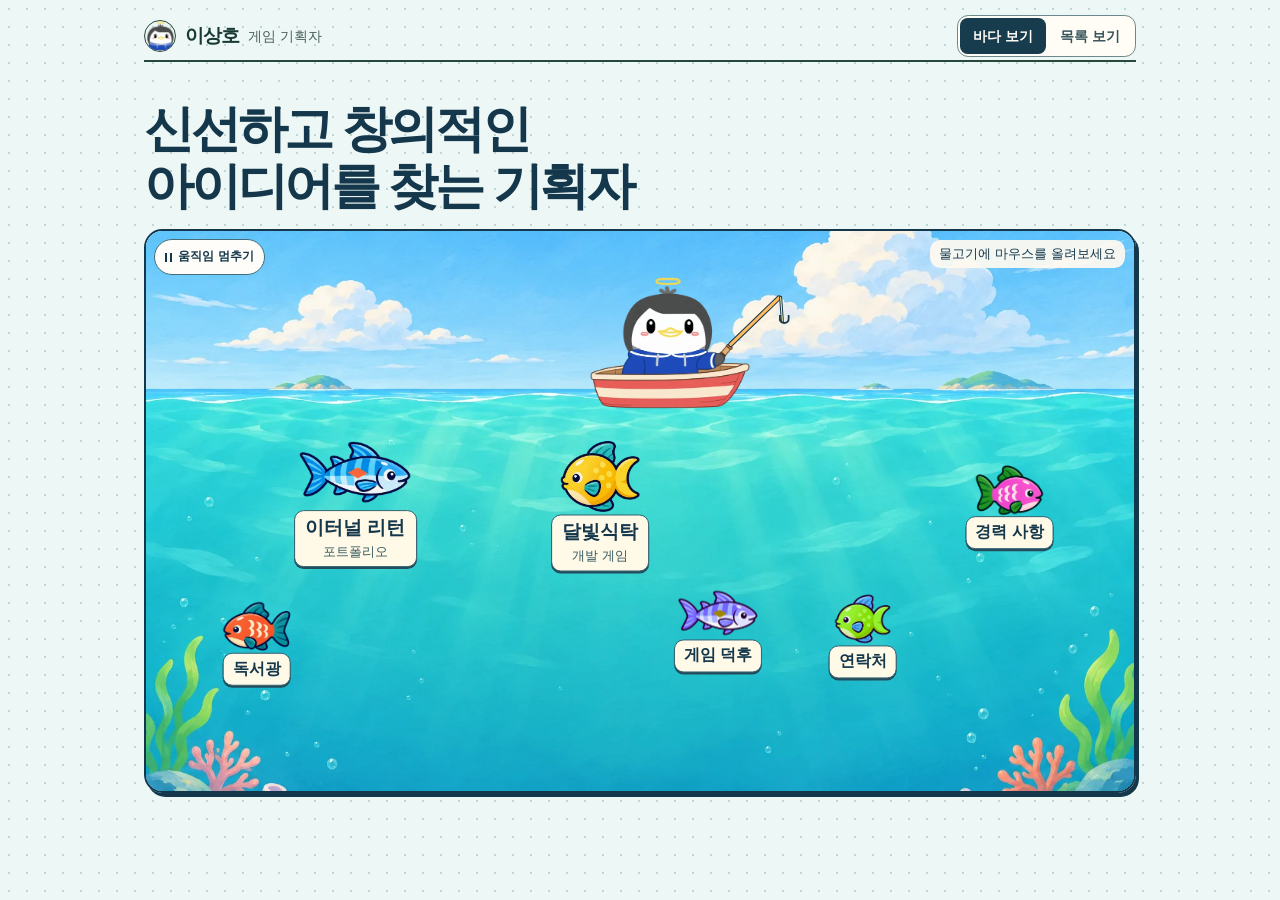
<file: index.html>
<!DOCTYPE html>
<html lang="ko">
<head>
  <meta charset="UTF-8" />
  <meta name="viewport" content="width=device-width, initial-scale=1.0" />
  <meta name="theme-color" content="#e8f6f5" />
  <meta name="description" content="게임 기획자 이상호의 포트폴리오. 직접 제작한 달빛식탁, 이터널 리턴 시스템 분석, 경력 사항과 플레이·독서 기록을 소개합니다." />
  <title>이상호 | 게임 기획 포트폴리오</title>
  <link rel="stylesheet" href="./style.css" />
  <link rel="stylesheet" href="./fishing.css" />
  <script src="./script.js" defer></script>
  <script src="./fishing.js" defer></script>
</head>

<body>
  <main class="business-card" data-portfolio-view="list">
    <header class="identity" id="top">
      <div class="masthead">
        <div class="signature">
          <img id="profileImage" src="./fishing/avatar.webp" width="32" height="32" alt="" />
          <strong>이상호</strong>
          <span>게임 기획자</span>
        </div>
        <fieldset class="view-switch" aria-label="포트폴리오 보기 방식" hidden>
          <label><input type="radio" name="portfolio-view" value="sea" checked /><span>바다 보기</span></label>
          <label><input type="radio" name="portfolio-view" value="list" /><span>목록 보기</span></label>
        </fieldset>
        <nav aria-label="페이지 탐색" data-list-only>
          <a href="#works">포트폴리오</a>
          <a href="#career">경력</a>
          <a href="#records">활동 기록</a>
        </nav>
      </div>
      <div class="fishing-game" id="idea-fishing">
        <div class="fishing-intro">
          <h1>신선하고 창의적인 <span>아이디어를 찾는 기획자</span></h1>
        </div>
        <div class="fishing-board">
          <div class="fishing-sea" role="group" aria-label="물속 메뉴">
            <img class="sea-background" src="./fishing/sea.webp" alt="" />
            <img class="fishing-boat" src="./fishing/penguin.webp" alt="수면 위 작은 배에서 낚싯대를 든 펭귄" />
            <div class="fishing-rig" aria-hidden="true">
              <span class="rig-rod"></span>
              <span class="rig-line"></span>
              <span class="rig-lure"><span class="bite-ring"></span></span>
            </div>
            <button type="button" class="motion-control" hidden>움직임 멈추기</button>
            <div class="sea-notice">
              <p id="hint-idle"><span class="hover-guide">물고기에 마우스를 올려보세요</span><span class="tap-guide">물고기를 탭해 설명 보기</span></p>
              <p id="hint-touch" hidden>한 번 더 탭하면 열려요</p>
              <p id="hint-catch" hidden><strong></strong> <span></span></p>
            </div>
            <nav class="sea-menus" aria-label="물고기로 메뉴 열기">
              <div class="swim-lane">
                <button type="button" class="fishing-idea swim-project" data-content="return-content" aria-labelledby="fish-return" aria-describedby="hint-return">
                  <span class="idea-cargo">
                    <img class="idea-fish" src="./fishing/bluefish.webp" data-mouth-y="0.63" alt="" />
                    <span class="idea-label" id="fish-return"><strong>이터널 리턴</strong><small>포트폴리오</small></span>
                  </span>
                </button>
              </div>
              <div class="swim-lane">
                <button type="button" class="fishing-idea swim-project" data-content="diner-content" aria-labelledby="fish-diner" aria-describedby="hint-diner">
                  <span class="idea-cargo">
                    <img class="idea-fish" src="./fishing/moonfish.webp" data-mouth-y="0.60" alt="" />
                    <span class="idea-label" id="fish-diner"><strong>달빛식탁</strong><small>개발 게임</small></span>
                  </span>
                </button>
              </div>
              <div class="swim-lane">
                <button type="button" class="fishing-idea swim-career" data-content="career-content" aria-labelledby="fish-career" aria-describedby="hint-career">
                  <span class="idea-cargo">
                    <img class="idea-fish" src="./fishing/coralfish.webp" data-mouth-y="0.64" alt="" />
                    <span class="idea-label"><strong id="fish-career">경력 사항</strong><small>근무 이력</small></span>
                  </span>
                </button>
              </div>
              <div class="swim-lane">
                <button type="button" class="fishing-idea swim-reading" data-content="reading-content" aria-labelledby="fish-reading" aria-describedby="hint-reading">
                  <span class="idea-cargo">
                    <img class="idea-fish" src="./fishing/coralfish.webp" data-mouth-y="0.64" alt="" />
                    <span class="idea-label"><strong id="fish-reading">독서광</strong><small>읽고 본 작품</small></span>
                  </span>
                </button>
              </div>
              <div class="swim-lane">
                <button type="button" class="fishing-idea swim-playing" data-content="playing-content" aria-labelledby="fish-playing" aria-describedby="hint-playing">
                  <span class="idea-cargo">
                    <img class="idea-fish" src="./fishing/bluefish.webp" data-mouth-y="0.63" alt="" />
                    <span class="idea-label"><strong id="fish-playing">게임 덕후</strong><small>플레이 기록</small></span>
                  </span>
                </button>
              </div>
              <div class="swim-lane">
                <button type="button" class="fishing-idea swim-contact" data-content="contact-content" aria-labelledby="fish-contact" aria-describedby="hint-contact">
                  <span class="idea-cargo">
                    <img class="idea-fish" src="./fishing/moonfish.webp" data-mouth-y="0.60" alt="" />
                    <span class="idea-label"><strong id="fish-contact">연락처</strong><small>이메일·전화</small></span>
                  </span>
                </button>
              </div>
            </nav>
            <div class="fish-tooltips">
              <p id="hint-return" role="tooltip">금지구역 타이머는 플레이어의 이동 경로와 교전 시점을 어떻게 바꿀까요? 역기획서와 장비 제작 개선 제안서를 볼 수 있어요.</p>
              <p id="hint-diner" role="tooltip">직접 만든 타임루프 식당 게임을 플레이하고, 개발기·PV와 소스 코드를 볼 수 있어요.</p>
              <p id="hint-career" role="tooltip">그동안 다닌 회사 이력을 알 수 있어요</p>
              <p id="hint-reading" role="tooltip">고전 문학부터 웹소설과 웹툰까지, 읽고 본 작품을 분야별로 모았어요.</p>
              <p id="hint-playing" role="tooltip">이터널 리턴 미스릴, 붉은사막 2회차 클리어 등 게임별 플레이 기록을 모았어요.</p>
              <p id="hint-contact" role="tooltip">이메일과 전화번호를 확인하고 복사할 수 있어요.</p>
            </div>
            <div class="catch-layer" hidden>
              <dialog class="fishing-catch" id="catch-panel" aria-labelledby="catch-title">
                <div class="catch-heading">
                  <div><p class="catch-kind"></p><h2 id="catch-title"></h2></div>
                  <button class="catch-close" type="button" aria-label="닫고 바다로 돌아가기">닫기</button>
                </div>
                <div class="catch-scroll">
                  <p id="catch-description" hidden></p>
                  <div class="catch-content"></div>
                </div>
              </dialog>
            </div>
          </div>
        </div>
      </div>
    </header>

    <section class="projects" id="works" aria-labelledby="works-title" data-list-only>
      <h2 class="section-title" id="works-title">포트폴리오</h2>
      <div class="work-grid">
        <details class="work-card diner-card" name="portfolio-work">
          <summary aria-labelledby="diner-title diner-kind diner-action" aria-describedby="diner-description">
            <span class="work-art diner-art">
              <img src="./midnight-diner.webp" width="1920" height="1080"
                   alt="비 내리는 골목의 달빛식탁 게임 타이틀 일러스트" />
            </span>
            <span class="work-copy">
              <span class="work-kind" id="diner-kind">직접 제작한 게임</span>
              <strong class="work-title" id="diner-title">달빛식탁</strong>
              <span class="work-description" id="diner-description">일주일이 반복되는 식당의 비밀을 풀기 위해 수상한 손님들을 대접하세요!</span>
              <span class="work-action" id="diner-action"><span class="when-closed">게임과 개발 자료 보기</span><span class="when-open">접기</span><span class="toggle-sign" aria-hidden="true"></span></span>
            </span>
          </summary>
          <div class="work-body project-links" id="diner-content">
            <a class="action-button primary-link" href="https://lowonho.github.io/Midnight-Diner/"
               target="_blank" rel="noopener noreferrer" aria-label="달빛식탁 게임 플레이 (새 탭)">게임 플레이</a>
            <a class="action-button" href="https://drive.google.com/drive/folders/1QnZnjk5tSud8pO0oIv47t9aUAr-esiFE?usp=sharing"
               target="_blank" rel="noopener noreferrer" aria-label="달빛식탁 개발기 및 PV (새 탭)">개발기 및 PV</a>
            <a class="action-button" href="https://github.com/lowonho/Midnight-Diner"
               target="_blank" rel="noopener noreferrer" aria-label="달빛식탁 GitHub 저장소 (새 탭)">GitHub 저장소</a>
          </div>
        </details>

        <details class="work-card return-card" name="portfolio-work">
          <summary aria-labelledby="return-title return-kind return-action" aria-describedby="return-description">
            <span class="work-art document-art" aria-hidden="true"></span>
            <span class="work-copy">
              <span class="work-kind" id="return-kind">시스템 역기획 · 개선 제안</span>
              <strong class="work-title" id="return-title">이터널 리턴</strong>
              <span class="work-description" id="return-description">금지구역의 규칙을 분석하고 장비 제작 과정의 개선안을 제안했습니다.</span>
              <span class="work-action" id="return-action"><span class="when-closed">기획 문서 보기</span><span class="when-open">접기</span><span class="toggle-sign" aria-hidden="true"></span></span>
            </span>
          </summary>
          <div class="work-body project-links document-links" id="return-content">
            <a id="zone-document" class="action-button" href="https://drive.google.com/drive/folders/1YRc3qDqt8lpIMTsvCPlQGq1TYRKleX6U?usp=sharing"
               target="_blank" rel="noopener noreferrer" aria-label="금지구역 시스템 역기획서 (새 탭)" aria-describedby="zone-note">
              <strong>금지구역 시스템 역기획서</strong>
              <small id="zone-note">금지구역의 지정과 타이머가 이동 경로와 교전 시점에 미치는 영향을 분석했습니다.</small>
            </a>
            <a id="equipment-document" class="action-button" href="https://drive.google.com/drive/folders/1nf6_P2A2mYwdeWd8Ep26PNMblpW7d1ys?usp=sharing"
               target="_blank" rel="noopener noreferrer" aria-label="장비제작 시스템 문제분석 제안서 (새 탭)" aria-describedby="equipment-note">
              <strong>장비제작 시스템 문제분석 제안서</strong>
              <small id="equipment-note">장비 제작 중 필요한 정보를 찾기 어려운 지점을 짚고, 안내와 화면 구성의 개선안을 제안했습니다.</small>
            </a>
          </div>
        </details>
      </div>
    </section>

    <section class="personal-records" id="records" aria-labelledby="records-title" data-list-only>
      <h2 class="section-title" id="records-title">기록과 연락처</h2>
      <details class="disclosure">
        <summary><span>독서광</span><span class="summary-note">도서·웹소설·웹툰 등 <b data-record-items=".reading-list li"></b></span></summary>
        <div class="detail-body reading-library" id="reading-content">
          <details class="disclosure reading-shelf" name="reading-shelf" open>
            <summary><span>일반 도서</span><span class="summary-note">14종</span></summary>
            <div class="shelf-content">
              <section class="book-genre">
                <h3>고전 서사문학</h3>
                <ul class="reading-list">
                  <li>삼국지</li>
                  <li>일리야스</li>
                  <li>오뒷세이야</li>
                  <li>신곡</li>
                </ul>
              </section>
              <section class="book-genre">
                <h3>현대소설</h3>
                <ul class="reading-list">
                  <li>괴테는 모든 것을 말했다</li>
                  <li>채식주의자</li>
                  <li>정글만리</li>
                  <li>월플라워</li>
                </ul>
              </section>
              <section class="book-genre">
                <h3>철학·서간</h3>
                <ul class="reading-list">
                  <li>논어</li>
                  <li>유배지의 편지</li>
                </ul>
              </section>
              <section class="book-genre">
                <h3>과학·기술</h3>
                <ul class="reading-list">
                  <li>코스모스</li>
                  <li>듀얼 브레인</li>
                </ul>
              </section>
              <section class="book-genre">
                <h3>판타지 소설</h3>
                <ul class="reading-list">
                  <li>드래곤 라자</li>
                  <li>퓨처워커</li>
                </ul>
              </section>
            </div>
          </details>
          <details class="disclosure reading-shelf" name="reading-shelf">
            <summary><span>웹소설</span><span class="summary-note">22개 작품</span></summary>
            <div class="shelf-content">
              <ul class="reading-list">
                <li>회귀자의 은퇴 라이프</li>
                <li>낙향문사전</li>
                <li>나혼자 진짜 재벌</li>
                <li>무한의 마법사</li>
                <li>소드마스터로 회귀</li>
                <li>괴담에 떨어져도 출근을 해야 하는구나</li>
                <li>검술명가 막내아들</li>
                <li>저승식당</li>
                <li>주치의는 할 일 다하고 사표 씁니다</li>
                <li>형제의 축구</li>
                <li>스트라이터 no.9</li>
                <li>달빛 조각사</li>
                <li>전생의 프로가 꿀 빠는 법</li>
                <li>빌어먹을 마검들</li>
                <li>내 딸은 드래곤</li>
                <li>학사재생</li>
                <li>스트라이커</li>
                <li>나혼자 레벨업</li>
                <li>외과의사 엘리제</li>
                <li>공작부인의 50가지 티 레시피</li>
                <li>어느 마법사의 식당</li>
                <li>폭군의 필드</li>
              </ul>
            </div>
          </details>
          <details class="disclosure reading-shelf" name="reading-shelf">
            <summary><span>웹툰</span><span class="summary-note">35개 작품</span></summary>
            <div class="shelf-content">
              <ul class="reading-list">
                <li>호랭총각</li>
                <li>나이트런</li>
                <li>호랑이 형님</li>
                <li>드래곤을 유괴하다</li>
                <li>절대 검감</li>
                <li>1초</li>
                <li>내일</li>
                <li>탈</li>
                <li>내 작은 고양이와 늙은 개</li>
                <li>용이 산다</li>
                <li>요리go</li>
                <li>난약</li>
                <li>고수</li>
                <li>신의 언어</li>
                <li>갓오브 하이스쿨</li>
                <li>가담항설</li>
                <li>Ho!</li>
                <li>극야</li>
                <li>선천적 얼간이들</li>
                <li>하우스키퍼</li>
                <li>진진돌이 시리즈</li>
                <li>스마트폰 게임 개발 이야기</li>
                <li>신의 탑</li>
                <li>어쩌다보니 천생연분</li>
                <li>살아하는 여름 하늘</li>
                <li>저무는 해, 시린 눈</li>
                <li>역대급 영지 설계사</li>
                <li>빌드업</li>
                <li>화산귀환</li>
                <li>흑사</li>
                <li>스쿨 오브 스트릿</li>
                <li>A.I. 닥터</li>
                <li>귀신새가 지저귀면</li>
                <li>철과 얼음의 여정</li>
                <li>별과 사슬이 뜨는 섬</li>
              </ul>
            </div>
          </details>
          <details class="disclosure reading-shelf" name="reading-shelf">
            <summary><span>라이트 노벨</span><span class="summary-note">3개 작품</span></summary>
            <div class="shelf-content">
              <ul class="reading-list">
                <li>전생슬</li>
                <li>이세계는 스마트폰과 함께</li>
                <li>방패용사 성공담</li>
              </ul>
            </div>
          </details>
          <details class="disclosure reading-shelf" name="reading-shelf">
            <summary><span>애니메이션</span><span class="summary-note">1개 작품</span></summary>
            <div class="shelf-content">
              <ul class="reading-list">
                <li>던전밥</li>
              </ul>
            </div>
          </details>
        </div>
      </details>

      <details class="disclosure">
        <summary><span>게임 덕후</span><span class="summary-note">게임별 플레이 시간과 진행 기록 <b data-record-items="tbody tr, .progress-list dt"></b></span></summary>
        <div class="detail-body play-history" id="playing-content">
          <section aria-labelledby="steam-title">
            <h3 id="steam-title">Steam 플레이 기록</h3>
            <table aria-labelledby="steam-title">
              <thead>
                <tr><th scope="col">게임</th><th scope="col">플레이 시간</th></tr>
              </thead>
              <tbody>
                <tr>
                  <th scope="row">이터널 리턴<small>최고 티어 미스릴</small></th>
                  <td>2,652.2시간</td>
                </tr>
                <tr>
                  <th scope="row">붉은사막<small>2회차 클리어</small></th>
                  <td>278.6시간</td>
                </tr>
                <tr>
                  <th scope="row">팰월드</th>
                  <td>202.4시간</td>
                </tr>
                <tr>
                  <th scope="row">Slay the Spire II<small>아이언클래드·사일런트·디펙트 각각 10승천 달성</small></th>
                  <td>124.8시간</td>
                </tr>
                <tr>
                  <th scope="row">래토피아</th>
                  <td>91.7시간</td>
                </tr>
                <tr>
                  <th scope="row">EA SPORTS FC 25</th>
                  <td>74시간</td>
                </tr>
                <tr>
                  <th scope="row">REMATCH</th>
                  <td>51.1시간</td>
                </tr>
                <tr>
                  <th scope="row">Escape from Duckov</th>
                  <td>47.8시간</td>
                </tr>
                <tr>
                  <th scope="row">R.E.P.O.</th>
                  <td>42시간</td>
                </tr>
                <tr>
                  <th scope="row">Ready or Not</th>
                  <td>40시간</td>
                </tr>
                <tr>
                  <th scope="row">Slay the Spire</th>
                  <td>38.3시간</td>
                </tr>
                <tr>
                  <th scope="row">For The King<small>제3챕터 진행 중</small></th>
                  <td>33.4시간</td>
                </tr>
                <tr>
                  <th scope="row">스텔라 블레이드</th>
                  <td>32.8시간</td>
                </tr>
                <tr>
                  <th scope="row">호그와트 레거시</th>
                  <td>27.2시간</td>
                </tr>
                <tr>
                  <th scope="row">로보토미 코퍼레이션</th>
                  <td>27.2시간</td>
                </tr>
                <tr>
                  <th scope="row">데이브 더 다이버</th>
                  <td>25.9시간</td>
                </tr>
                <tr>
                  <th scope="row">Phasmophobia<small>모든 맵 어려움 난이도 클리어</small></th>
                  <td>25.7시간</td>
                </tr>
                <tr>
                  <th scope="row">데스티니 가디언즈</th>
                  <td>22시간</td>
                </tr>
                <tr>
                  <th scope="row">Ori and the Blind Forest: Definitive Edition</th>
                  <td>19.9시간</td>
                </tr>
                <tr>
                  <th scope="row">림버스 컴퍼니<small>메인 스토리 제8장 클리어</small></th>
                  <td>18.6시간</td>
                </tr>
                <tr>
                  <th scope="row">Dinkum</th>
                  <td>17.3시간</td>
                </tr>
                <tr>
                  <th scope="row">PUBG: 배틀그라운드</th>
                  <td>15.8시간</td>
                </tr>
                <tr>
                  <th scope="row">HoloCure</th>
                  <td>13.3시간</td>
                </tr>
                <tr>
                  <th scope="row">Skul: The Hero Slayer</th>
                  <td>11.3시간</td>
                </tr>
                <tr>
                  <th scope="row">Chained Together</th>
                  <td>10.2시간</td>
                </tr>
                <tr>
                  <th scope="row">산나비</th>
                  <td>9시간</td>
                </tr>
              </tbody>
            </table>
          </section>
          <section aria-labelledby="other-title">
            <h3 id="other-title">그 외 플레이 기록</h3>
            <dl class="progress-list">
              <div>
                <dt>GTA 5</dt>
                <dd>스토리 모드 및 GTA 온라인의 모든 습격 완료</dd>
              </div>
              <div>
                <dt>TL(쓰론 앤 리버티)</dt>
                <dd>출시 초창기 ‘뱁새단’ 길드에서 활동 / 소속 연합이 서버 1위 및 초창기 성주 달성</dd>
              </div>
              <div>
                <dt>명조</dt>
                <dd>제3장 제3막 「먼 길을 떠나는 별」의 에이메스와 여행하는 구간까지 진행</dd>
              </div>
              <div>
                <dt>원신</dt>
                <dd>수메르까지 스토리 진행 / 나선비경 12층의 세 방을 각각 3별로 완료해 총 9별 획득</dd>
              </div>
              <div>
                <dt>붕괴: 스타레일</dt>
                <dd>페나코니 메인 스토리의 로빈 관련 살인사건 조사 구간까지 진행</dd>
              </div>
              <div>
                <dt>붕괴3rd</dt>
                <dd>메인 스토리 플레이 / 붕괴후서 초반부 진행</dd>
              </div>
              <div>
                <dt>소녀전선</dt>
                <dd>지휘관 135레벨 / 인형 311기 보유 / 제10전역까지 S등급 클리어</dd>
              </div>
              <div>
                <dt>소녀전선 2</dt>
                <dd>현재 플레이 중 / 2026년 11월 기준 공개된 최신 스토리까지 완료</dd>
              </div>
              <div>
                <dt>뉴럴 클라우드</dt>
                <dd>제11지역 일반 난이도 클리어</dd>
              </div>
              <div>
                <dt>카트라이더</dt>
                <dd>10년 이상 플레이한 라이더 / L1 라이선스 취득 / 등급전 100위 이내 진입 경험</dd>
              </div>
              <div>
                <dt>명일방주</dt>
                <dd>메인 스토리 제7장 진행 중</dd>
              </div>
              <div>
                <dt>승리의 여신: 니케</dt>
                <dd>스토리 20지역 / 싱크로 242레벨</dd>
              </div>
            </dl>
          </section>
        </div>
      </details>

      <details class="disclosure">
        <summary><span>연락처</span><span class="summary-note">이메일 · 전화</span></summary>
        <div class="detail-body" id="contact-content">
          <p class="contact-hint">이메일 주소나 전화번호를 누르면 복사됩니다.</p>
          <dl class="contact-list">
            <div>
              <dt>이메일</dt>
              <dd><a id="emailLink" href="mailto:sa199902@naver.com" title="클릭하여 이메일 주소 복사">sa199902@naver.com</a></dd>
            </div>
            <div>
              <dt>전화번호</dt>
              <dd><a id="phoneLink" href="tel:01073737741" title="클릭하여 전화번호 복사">010-7373-7741</a></dd>
            </div>
          </dl>
          <p id="copyStatus" class="copy-status" role="status" aria-live="polite"></p>
        </div>
      </details>
    </section>

    <section id="career" aria-labelledby="career-title" data-list-only>
      <h2 class="section-title" id="career-title">경력 사항</h2>
      <ol class="career-list" id="career-content" role="list">
        <li>
          <div>
            <h3>쿠팡 주식회사</h3>
            <p>데이터라벨러</p>
          </div>
          <p class="career-period"><time datetime="2024-05">2024.05</time> ~ <time datetime="2026-06">2026.06</time> <small>2년 2개월</small></p>
        </li>
        <li>
          <div>
            <h3>(주)메이크인</h3>
            <p>이데일리 C&amp;B 파견 사원 · 방송 프로그램 컷 편집 및 유튜브 업로드</p>
          </div>
          <p class="career-period"><time datetime="2022-01">2022.01</time> ~ <time datetime="2023-11">2023.11</time> <small>1년 11개월</small></p>
        </li>
        <li>
          <div>
            <h3>주식회사 오즈글로벌</h3>
            <p>휴대폰 판매 사원</p>
          </div>
          <p class="career-period"><time datetime="2018-02">2018.02</time> ~ <time datetime="2018-10">2018.10</time> <small>9개월</small></p>
        </li>
      </ol>
    </section>

    <footer data-list-only><span>© 2026 이상호</span><a href="#top">처음으로 ↑</a></footer>
  </main>
</body>
</html>
</file>
<file: style.css>
:root {
  color-scheme: light;
  --paper: #edf7f5;
  --surface: #fffdf6;
  --ink: #193a34;
  --edge: #29483d;
  --muted: #4b625a;
  --line: #bac5b5;
  --orange: #ff9c66;
  --mint: #79dcba;
  --teal-ink: #185b4c;
  --warm-ink: #854320;
  --focus: #304db0;
}

* { box-sizing: border-box; }

body {
  min-height: 100vh;
  margin: 0;
  background: radial-gradient(#bcd8d4 0.8px, transparent 0.9px) 0 0 / 18px 18px, var(--paper);
  color: var(--ink);
  font-family: "Pretendard", "Noto Sans KR", "Malgun Gothic", sans-serif;
  line-height: 1.6;
  word-break: keep-all;
  overflow-wrap: anywhere;
}

h1, h2, h3, p, ul, dl, dd { margin: 0; }
a { color: inherit; }
:where(a, button, summary, input):focus-visible { outline: 3px solid var(--focus); outline-offset: 3px; }

.business-card {
  width: min(62rem, calc(100% - clamp(1.6rem, 7vw, 5rem)));
  margin-inline: auto;
  padding-block: 0.75rem 1.5rem;
}

.masthead, .signature, .masthead nav, footer {
  display: flex;
  align-items: center;
}

.masthead {
  justify-content: space-between;
  gap: 0.7rem;
  border-bottom: 2px solid var(--edge);
}

.signature { gap: 0.55rem; }
.signature strong { font-size: 1.2rem; letter-spacing: -0.05em; }
.signature > span:last-child { color: var(--muted); font-size: 0.87rem; }

.signature img { display: block; border: 1px solid var(--edge); border-radius: 50%; object-fit: cover; }

.masthead nav { gap: clamp(0.7rem, 2vw, 1.4rem); }
.masthead a, footer a {
  display: inline-flex;
  align-items: center;
  min-height: 44px;
  font-size: 0.88rem;
  font-weight: 700;
  text-decoration-thickness: 1px;
  text-underline-offset: 0.3em;
}


.section-title {
  display: flex;
  align-items: center;
  gap: 0.9rem;
  margin-bottom: 0.8rem;
  font-size: clamp(1.13rem, 2vw, 1.45rem);
  font-weight: 800;
  letter-spacing: -0.04em;
}

.section-title::after { flex: 1; border-top: 1px dashed #839b88; content: ""; }

.work-grid {
  display: grid;
  grid-template-columns: repeat(2, minmax(0, 1fr));
  align-items: start;
  gap: clamp(0.9rem, 2.5vw, 1.6rem);
}

.diner-card { --accent: var(--orange); --tint: #fff0dc; --kind: var(--warm-ink); }
.return-card { --accent: var(--mint); --tint: #e4f7e9; --kind: var(--teal-ink); }

.work-card {
  min-width: 0;
  border: 2px solid var(--edge);
  border-radius: 1.05rem;
  background: var(--tint);
  box-shadow: 4px 5px 0 var(--edge);
}

.work-card > summary {
  display: flex;
  flex-direction: column;
  overflow: hidden;
  border-radius: calc(1.05rem - 2px);
  list-style: none;
  cursor: pointer;
}

.work-card > summary::-webkit-details-marker, .disclosure > summary::-webkit-details-marker { display: none; }
.work-card[open] > summary { border-radius: calc(1.05rem - 2px) calc(1.05rem - 2px) 0 0; }

.work-art {
  display: block;
  position: relative;
  width: 100%;
  aspect-ratio: 2.85;
  overflow: hidden;
  border-bottom: 2px solid var(--edge);
}

.diner-art { background: #362d28; }
.diner-art img { position: absolute; inset: 0; display: block; width: 100%; height: 100%; object-fit: cover; object-position: 77% 40%; }

.document-art {
  display: grid;
  place-items: center;
  background: repeating-linear-gradient(135deg, transparent 0 9px, rgb(28 94 75 / 8%) 9px 10px),
              linear-gradient(115deg, #bfebbc, #7fd7bd);
}

.document-art::before {
  content: "";
  width: min(60%, 9rem);
  aspect-ratio: 1.8;
  border: 2px solid var(--edge);
  border-radius: 0.25rem;
  background: linear-gradient(var(--teal-ink) 0 0) 18% 22% / 40% 9% no-repeat,
              repeating-linear-gradient(to bottom, #849f90 0 2px, transparent 2px 7px) center 72% / 78% 37% no-repeat,
              var(--surface);
  box-shadow: 3px 3px 0 #c4e8d2, 5px 5px 0 var(--edge);
  transform: rotate(-5deg);
}

.work-copy { display: flex; flex-direction: column; align-items: stretch; padding: 1rem 1.2rem 1.15rem; }

.work-kind {
  display: flex;
  align-items: center;
  gap: 0.45rem;
  color: var(--kind);
  font-size: 0.79rem;
  font-weight: 750;
}

.work-kind::before { width: 0.55rem; aspect-ratio: 1; border: 1px solid var(--edge); background: var(--accent); content: ""; }

.work-title {
  margin-block: 0.22rem 0.27rem;
  font-size: clamp(1.55rem, 3vw, 2.15rem);
  font-weight: 850;
  letter-spacing: -0.055em;
  line-height: 1.18;
}

.work-description { min-height: 3.1em; color: var(--muted); font-size: 0.92rem; line-height: 1.55; }

.work-action, .action-button {
  display: flex;
  align-items: center;
  gap: 0.55rem;
  border: 1.5px solid var(--edge);
  border-radius: 0.55rem;
  font-size: 0.91rem;
  font-weight: 750;
  line-height: 1.4;
}

.work-action {
  justify-content: space-between;
  margin-top: 0.8rem;
  padding: 0.56rem 0.8rem;
  background: var(--accent);
  box-shadow: 2px 2px 0 var(--edge);
}

.toggle-sign { position: relative; width: 0.85rem; height: 0.85rem; flex: none; }
.toggle-sign::before, .toggle-sign::after {
  position: absolute;
  inset: 0;
  width: 100%;
  height: 2px;
  margin: auto;
  background: var(--ink);
  content: "";
}

.toggle-sign::after { transform: rotate(90deg); }
.when-open, .work-card[open] .when-closed, .work-card[open] .toggle-sign::after { display: none; }
.work-card[open] .when-open { display: inline; }
.work-card[open] .work-action { background: transparent; box-shadow: none; }

.work-body {
  padding: 1rem 1.2rem;
  border-top: 1px solid var(--edge);
  border-radius: 0 0 calc(1.05rem - 2px) calc(1.05rem - 2px);
  background: var(--surface);
}

.project-links { display: grid; grid-template-columns: repeat(3, minmax(0, 1fr)); gap: 0.5rem; }
.action-button { justify-content: center; min-height: 44px; padding: 0.55rem 0.65rem; background: var(--surface); text-align: center; text-decoration: none; }
.primary-link { background: var(--accent); }
.document-links { grid-template-columns: 1fr; }
.document-links .action-button { display: grid; grid-template-columns: minmax(0, 1fr) auto; gap: 0.25rem 0.5rem; padding: 0.65rem 0.8rem; text-align: left; }
.document-links .action-button::after { grid-column: 2; grid-row: 1; content: "↗"; color: var(--teal-ink); }
.document-links small { grid-column: 1 / -1; color: var(--muted); font-size: 0.85rem; font-weight: 400; line-height: 1.45; }

.disclosure > summary {
  display: flex;
  align-items: center;
  gap: 0.85rem;
  min-height: 3.35rem;
  padding: 0.85rem 1.15rem;
  border-radius: inherit;
  list-style: none;
  font-size: 1.03rem;
  font-weight: 700;
  cursor: pointer;
}

.disclosure > summary::after {
  content: "";
  flex: none;
  width: 0.45rem;
  height: 0.45rem;
  margin-right: 0.2rem;
  border-right: 2px solid var(--teal-ink);
  border-bottom: 2px solid var(--teal-ink);
  transform: rotate(45deg);
}

.disclosure[open] > summary::after { transform: rotate(225deg); }

.summary-note {
  margin-left: auto;
  color: var(--muted);
  font-size: 0.8rem;
  font-weight: 400;
  text-align: right;
}

#career, .personal-records { margin-top: clamp(1.8rem, 4vw, 2.8rem); }

.career-list {
  margin: 0;
  padding: 0 clamp(0.85rem, 2vw, 1.15rem);
  border: 1px solid var(--line);
  border-radius: 0.8rem;
  background: var(--surface);
  list-style: none;
}

.career-list li {
  display: grid;
  grid-template-columns: minmax(0, 1fr) auto;
  gap: 0.2rem 1.2rem;
  padding-block: 0.8rem;
}

.career-list li + li { border-top: 1px solid var(--line); }
.career-list h3 { font-size: 1rem; }
.career-list h3 + p { color: var(--muted); font-size: 0.9rem; }
.career-period { color: var(--teal-ink); font-size: 0.88rem; font-variant-numeric: tabular-nums; text-align: right; }
.career-period small { display: block; color: var(--muted); font-size: 0.8rem; }

.personal-records > details {
  border: 1px solid var(--line);
  border-bottom: 0;
  background: var(--surface);
}

.personal-records > details:first-of-type { border-radius: 0.8rem 0.8rem 0 0; }
.personal-records > details:last-of-type { border-bottom: 1px solid var(--line); border-radius: 0 0 0.8rem 0.8rem; }
.personal-records > details > summary::before {
  width: 0.57rem;
  aspect-ratio: 1;
  flex: none;
  border: 1px solid var(--edge);
  border-radius: 2px;
  background: #ffcc60;
  content: "";
}

.personal-records > details:nth-of-type(2) > summary::before { background: var(--mint); }
.personal-records > details:nth-of-type(3) > summary::before { background: var(--orange); }
.summary-note b { color: var(--ink); font-variant-numeric: tabular-nums; }

.detail-body { padding: 0.35rem 1.15rem 1.2rem; }

.reading-library {
  display: grid;
  gap: 0.5rem;
}

.reading-shelf {
  border: 1px solid var(--line);
  border-radius: 0.7rem;
  background: var(--surface);
}

.reading-shelf > summary {
  min-height: 44px;
  padding: 0.55rem 0.9rem;
  font-size: 0.95rem;
}

.shelf-content {
  margin: 0 0.9rem 0.85rem;
  padding-top: 0.65rem;
  border-top: 1px solid var(--line);
}

.reading-list {
  padding-left: 1rem;
  font-size: 0.92rem;
}

.reading-list li::marker { color: var(--teal-ink); }

.shelf-content > .reading-list {
  display: grid;
  grid-template-columns: repeat(2, minmax(0, 1fr));
  gap: 0.25rem 1.7rem;
}

.book-genre {
  display: grid;
  grid-template-columns: 7rem minmax(0, 1fr);
  align-items: baseline;
  gap: 0.15rem 0.9rem;
}

.book-genre + .book-genre { margin-top: 0.65rem; }
.book-genre h3 { color: var(--teal-ink); font-size: 0.86rem; }
.book-genre .reading-list { display: flex; flex-wrap: wrap; gap: 0.1rem 1.4rem; }

.play-history h3 {
  margin-bottom: 0.6rem;
  color: var(--teal-ink);
  font-size: 1rem;
}

.play-history section + section { margin-top: 1.7rem; }

.play-history table {
  width: 100%;
  border-collapse: collapse;
  table-layout: fixed;
  text-align: left;
}

.play-history thead th {
  padding-bottom: 0.45rem;
  color: var(--muted);
  font-size: 0.78rem;
  font-weight: 500;
}

.play-history tbody :is(th, td) {
  padding-block: 0.55rem;
  border-top: 1px solid var(--line);
  vertical-align: top;
  font-size: 0.93rem;
}

.play-history th[scope="row"] { padding-right: 0.8rem; font-weight: 600; }

.play-history th:last-child, .play-history td {
  width: 6rem;
  font-variant-numeric: tabular-nums;
  text-align: right;
  white-space: nowrap;
}

.play-history small, .progress-list dd {
  display: block;
  margin-top: 0.15rem;
  color: var(--muted);
  font-size: 0.86rem;
  font-weight: 400;
}

.progress-list > div {
  padding-block: 0.6rem;
  border-top: 1px solid var(--line);
}

.progress-list dt { font-weight: 600; }
.progress-list dd:empty { display: none; }

.contact-hint { margin-bottom: 0.4rem; font-size: 0.9rem; color: var(--muted); }
.contact-list > div {
  display: flex;
  align-items: baseline;
  flex-wrap: wrap;
  gap: 0 1rem;
}

.contact-list dt {
  min-width: 4rem;
  color: var(--muted);
  font-size: 0.88rem;
}

.contact-list dd { min-width: 0; }

.contact-list a {
  display: inline-block;
  min-height: 44px;
  padding-block: 0.6rem;
  color: var(--ink);
  text-decoration-color: #8d7c66;
  text-underline-offset: 0.22em;
}

.copy-status { color: var(--teal-ink); font-size: 0.85rem; }
.copy-status:not(:empty) { margin-top: 0.4rem; }

footer {
  justify-content: space-between;
  margin-top: 0.8rem;
  color: var(--muted);
  font-size: 0.8rem;
}

@media (hover: hover) and (pointer: fine) {
  .work-card:not([open]) > summary:hover .work-action { box-shadow: 3px 3px 0 var(--edge); }
  .action-button:hover { background: var(--accent); }
  .disclosure > summary:hover { color: var(--teal-ink); background: #edf4e3; }
  .masthead a:hover, footer a:hover, .contact-list a:hover { color: var(--warm-ink); }
}

@media (max-width: 46rem) {
  .business-card { padding-top: 0.4rem; }
  .section-title { margin-bottom: 0.6rem; }
  .work-grid { grid-template-columns: 1fr; gap: 0.85rem; }
  .work-card { box-shadow: 3px 4px 0 var(--edge); }
  .work-card > summary { display: grid; grid-template-columns: minmax(5.4rem, 32%) minmax(0, 1fr); }
  .work-art { height: 100%; aspect-ratio: auto; min-height: 7.4rem; border-bottom: 0; border-right: 2px solid var(--edge); }
  .diner-art img { object-position: 78% center; }
  .work-copy { padding: 0.75rem 0.85rem 0.85rem; }
  .work-kind { gap: 0.35rem; font-size: 0.73rem; }
  .work-title { font-size: clamp(1.3rem, 4.7vw, 1.85rem); }
  .work-description { min-height: 0; font-size: 0.84rem; line-height: 1.45; }
  .work-action { margin-top: 0.5rem; padding: 0.35rem 0.55rem; font-size: 0.82rem; }
  .work-card[open] > summary { grid-template-columns: 1fr; }
  .work-card[open] .work-art { height: auto; aspect-ratio: 2.75; min-height: 0; border-right: 0; border-bottom: 2px solid var(--edge); }
  .work-body { padding: 0.85rem; }
  .shelf-content > .reading-list, .book-genre { grid-template-columns: 1fr; }
}

@media (max-width: 27rem) {
  .project-links:not(.document-links) { grid-template-columns: repeat(2, minmax(0, 1fr)); }
  .project-links > .primary-link { grid-column: 1 / -1; }
  .masthead { flex-wrap: wrap; gap: 0 0.6rem; }
  .masthead nav { margin-inline-start: auto; }
  .career-list li { grid-template-columns: 1fr; }
  .career-period { text-align: left; }
  .career-period small { display: inline; margin-inline-start: 0.45rem; }
  .signature { gap: 0.36rem; }
  .signature strong { font-size: 1.05rem; }
  .signature > span:last-child, .masthead a { font-size: 0.79rem; }
  .disclosure > summary, .detail-body { padding-inline: 0.85rem; }
  .disclosure > summary { gap: 0.5rem; }
}

@media (max-width: 22rem) {
  .work-card > summary { grid-template-columns: 28% minmax(0, 1fr); }
  .work-card[open] > summary { grid-template-columns: 1fr; }
  .work-copy { padding: 0.6rem 0.63rem 0.7rem; }
}

.view-switch:not([hidden]) {
  display: inline-flex;
  flex: none;
  min-width: 0;
  gap: 2px;
  margin: 0;
  padding: 2px;
  border: 1px solid #6b898b;
  border-radius: 0.7rem;
  background: var(--surface);
}
.view-switch label { position: relative; display: grid; }
.view-switch input { position: absolute; inset: 0; width: 100%; height: 100%; margin: 0; opacity: 0; cursor: pointer; }
.view-switch span {
  display: grid;
  place-items: center;
  min-height: 2.25rem;
  padding-inline: 0.8rem;
  border-radius: 0.48rem;
  color: #35545a;
  font-size: 0.87rem;
  font-weight: 650;
  white-space: nowrap;
}
.view-switch input:checked + span { background: #163c4d; color: #fffdf6; font-weight: 750; }
.view-switch input:focus-visible + span { outline: 3px solid var(--focus); outline-offset: 2px; }
.masthead .view-switch { margin-inline-start: auto; }
.masthead:has(.view-switch:not([hidden])) { gap: 0.3rem clamp(0.7rem, 3vw, 2rem); padding-block: 0.2rem; }

@media (pointer: coarse) {
  .view-switch span { min-height: 44px; }
}
@media (max-width: 40rem) {
  .masthead:has(.view-switch:not([hidden])) { display: grid; grid-template-columns: 1fr auto; row-gap: 0; }
  .masthead .signature { display: grid; grid-template-columns: 2rem auto; justify-content: start; gap: 0 0.45rem; line-height: 1.25; }
  .masthead .signature img { grid-row: 1 / 3; }
  .masthead .signature :is(strong, span) { grid-column: 2; white-space: nowrap; }
  .masthead nav { grid-column: 1 / -1; justify-self: end; }
  .view-switch span { padding-inline: 0.65rem; }
}

[data-portfolio-view="sea"] [data-list-only],
[data-portfolio-view="list"] .fishing-board { display: none; }
.business-card[data-portfolio-view="sea"] { padding-block-end: 0.4rem; }
.business-card[data-portfolio-view="sea"] .fishing-game { margin-block-end: 0; }
[data-portfolio-view="list"] .fishing-game { margin-block-end: 1.25rem; }
[data-portfolio-view="list"] .work-grid { display: grid; grid-template-columns: 1fr; gap: 0; }
[data-portfolio-view="list"] .work-card { border: 1px solid var(--line); border-radius: 0.8rem 0.8rem 0 0; background: var(--surface); box-shadow: none; }
[data-portfolio-view="list"] .work-card + .work-card { border-top: 0; border-radius: 0 0 0.8rem 0.8rem; }
[data-portfolio-view="list"] .work-card > summary {
  display: grid;
  grid-template-columns: clamp(4rem, 13vw, 8rem) minmax(0, 1fr);
  border-radius: inherit;
}
[data-portfolio-view="list"] .work-card .work-art { height: auto; min-height: 0; aspect-ratio: auto; border: 0; border-right: 1px solid var(--line); }
[data-portfolio-view="list"] .work-copy {
  display: grid;
  grid-template-columns: minmax(0, 1fr) auto;
  align-items: center;
  gap: 0.16rem 0.8rem;
  padding: 0.7rem clamp(0.7rem, 2vw, 1.15rem);
}
[data-portfolio-view="list"] :is(.work-kind, .work-title, .work-description) { grid-column: 1; }
[data-portfolio-view="list"] .work-title { margin: 0; font-size: clamp(1.08rem, 2vw, 1.35rem); }
[data-portfolio-view="list"] .work-description { min-height: 0; }
[data-portfolio-view="list"] .work-action {
  grid-column: 2;
  grid-row: 1 / 4;
  margin: 0;
  padding: 0;
  border: 0;
  background: transparent;
  box-shadow: none;
  color: var(--teal-ink);
}
[data-portfolio-view="list"] .personal-records { margin-top: 1.4rem; }
@media (hover: hover) {
  .view-switch input:not(:checked):hover + span { background: #e1efeb; }
  [data-portfolio-view="list"] .work-card > summary:hover { background: #edf4e8; }
  [data-portfolio-view="list"] .work-card > summary:hover .work-action { box-shadow: none; }
}
@media (max-width: 40rem) {
  [data-portfolio-view="list"] .work-description { grid-column: 1 / -1; }
  [data-portfolio-view="list"] .work-action { grid-row: 1 / 3; }
  [data-portfolio-view="list"] .personal-records > details > summary > span:first-child { flex: none; }
  [data-portfolio-view="list"] .work-action :is(.when-closed, .when-open) {
    position: absolute;
    width: 1px;
    height: 1px;
    overflow: hidden;
    clip-path: inset(50%);
  }
}
@media (max-width: 22rem) and (max-height: 40rem) {
  .masthead:has(.view-switch:not([hidden])) { padding-block: 0; }
  .identity .fishing-game { margin-block-start: 0.4rem; }
  .identity .fishing-intro { margin-block-end: 0.5rem; }
}
</file>
<file: fishing.css>
.fishing-game {
  --sea-ink: #14374b;
  --waterline: 29.5%;
  margin-block: clamp(1.1rem, 3.5vw, 2.4rem) clamp(1.7rem, 4vw, 3rem);
  color: var(--sea-ink);
}

.fishing-intro {
  margin-block-end: 0.85rem;
}

.fishing-intro h1 {
  margin: 0;
  font-size: clamp(1.65rem, 4.3vw, 3.1rem);
  font-weight: 850;
  line-height: 1.16;
  letter-spacing: -0.065em;
}

.fishing-intro h1 span { display: block; }

.fishing-board {
  overflow: hidden;
  border: 2px solid var(--sea-ink);
  border-radius: 1.15rem;
  box-shadow: 3px 4px 0 var(--sea-ink);
}

.fishing-sea {
  position: relative;
  isolation: isolate;
  overflow: hidden;
  display: grid;
  grid-template: 32% minmax(0, 1fr) auto / minmax(0, 1fr);
  height: clamp(26rem, calc(46vw + 4rem), 35rem);
  background: linear-gradient(#aadaec 0%, #e3f6ed var(--waterline), #6cd3d4 var(--waterline), #23778a 100%);
}

.sea-notice {
  position: absolute;
  top: 0.55rem;
  right: 0.55rem;
  z-index: 3;
  max-width: calc(100% - 7.8rem);
  pointer-events: none;
}
.sea-notice p {
  margin: 0;
  padding: 0.32rem 0.6rem;
  border-radius: 0.65rem;
  background: #fffaf0ed;
  color: var(--sea-ink);
  font-size: 0.8rem;
  line-height: 1.4;
  text-align: center;
}
.hover-guide { display: none; }

/* Reserve water for the lowest fish. Opening a tooltip never moves its target. */
.fish-tooltips {
  position: relative;
  grid-area: 3 / 1;
  z-index: 2;
  display: grid;
  grid-template-columns: minmax(0, 1fr);
  place-items: start;
  margin-inline: 0.55rem;
  padding-block: 0.45rem 0.3rem;
  pointer-events: none;
}
.fish-tooltips > p {
  position: relative;
  grid-area: 1 / 1;
  box-sizing: border-box;
  width: max-content;
  max-width: min(21.5rem, 100%);
  margin: 0;
  padding: 0.375rem 0.7rem;
  visibility: hidden;
  border: 1px solid #20495a;
  border-radius: 0.65rem;
  background: #fffcf2;
  box-shadow: 0 2px 5px #14374b38;
  color: var(--sea-ink);
  font-size: 0.87rem;
  line-height: 1.45;
  text-align: start;
}
.fish-tooltips > p:nth-last-child(n+4) { position: absolute; top: 0; left: 0; }
.fish-tooltips > .is-current { visibility: visible; }
.fish-tooltips > p::before {
  content: "";
  position: absolute;
  top: -5px;
  left: var(--tip-anchor, 50%);
  width: 8px;
  height: 8px;
  border-top: 1px solid #20495a;
  border-left: 1px solid #20495a;
  background: #fffcf2;
  transform: translateX(-50%) rotate(45deg);
}

.sea-background, .fishing-rig { position: absolute; inset: 0; width: 100%; height: 100%; pointer-events: none; }
.sea-background { z-index: -1; object-fit: cover; object-position: 50% var(--waterline); }
.fishing-rig { z-index: 3; --line-width: 2.5px; }
.fishing-rig.is-casting { --line-width: 5px; }
.rig-rod, .rig-line, .rig-lure { position: absolute; top: 0; left: 0; }
.rig-rod, .rig-line { box-sizing: border-box; transform-origin: 0 50%; border-radius: 10px; }
.rig-rod { height: 5px; margin-top: -2.5px; border: 1.4px solid #163344; background: #ffbb61; }
.rig-line {
  height: var(--line-width);
  margin-top: calc(var(--line-width) / -2);
  border: 1px solid #13364a;
  background: #fff4ac;
}
.is-casting .rig-line { box-shadow: 0 1px 2px #12334570; }
.rig-lure::after {
  content: "";
  position: absolute;
  left: -4px;
  bottom: -1px;
  width: 7px;
  height: 7px;
  border: 2px solid #14374b;
  border-top: 0;
  border-radius: 0 0 6px 6px;
}
.is-casting .rig-lure::before {
  content: "";
  position: absolute;
  z-index: 1;
  left: -5.5px;
  bottom: 4px;
  width: 11px;
  height: 15px;
  box-sizing: border-box;
  border: 1.5px solid #17394b;
  border-radius: 55% 55% 48% 48%;
  background: linear-gradient(#fc6746 0 49%, #fff9d8 50%);
}
.bite-ring {
  position: absolute;
  left: -12px;
  top: -12px;
  width: 24px;
  height: 24px;
  box-sizing: border-box;
  opacity: 0;
  border: 2px solid #fff4ad;
  border-radius: 50%;
  box-shadow: 0 0 0 1px #235466;
}
.motion-control:not([hidden]) {
  position: absolute;
  z-index: 3;
  inset: 0.5rem auto auto 0.5rem;
  display: inline-flex;
  align-items: center;
  gap: 0.38rem;
  min-height: 2.25rem;
  padding: 0.35rem 0.65rem;
  border: 1px solid #446c79;
  border-radius: 2rem;
  background: #fffdfa;
  color: var(--sea-ink);
  font: inherit;
  font-size: 0.78rem;
  font-weight: 650;
  cursor: pointer;
}
.motion-control::before { content: ""; width: 7px; height: 9px; box-sizing: border-box; border-inline: 2px solid currentColor; }
.fishing-sea[data-paused] .motion-control::before { width: 0; height: 0; border: 5px solid transparent; border-right: 0; border-left: 7px solid currentColor; }
.motion-control:focus-visible { outline: 3px solid var(--focus); outline-offset: 2px; }
@media (pointer: coarse) {
  .motion-control:not([hidden]) { min-height: 44px; }
}
.fishing-boat {
  position: absolute;
  top: var(--waterline);
  left: 53%;
  width: clamp(7.25rem, 17%, 10rem);
  height: auto;
  transform: translate(-50%, -91%);
  pointer-events: none;
}

.sea-menus {
  position: relative;
  grid-area: 2 / 1;
  min-height: 0;
  margin-inline: 2.5%;
  display: grid;
  grid-template-columns: repeat(3, minmax(0, 1fr));
  grid-template-rows: minmax(max-content, 1.15fr) 1fr;
}
.swim-lane {
  display: grid;
  place-items: center;
  min-width: 0;
  min-height: 0;
}

.fishing-idea {
  display: grid;
  place-items: center;
  min-width: 44px;
  min-height: 44px;
  max-width: 100%;
  padding: 4px;
  margin: 0;
  border: 0;
  border-radius: 0.8rem;
  background: transparent;
  color: var(--sea-ink);
  font: inherit;
  text-align: center;
  cursor: pointer;
  touch-action: manipulation;
  -webkit-tap-highlight-color: transparent;
}

.is-fishing { position: relative; z-index: 2; }
.idea-cargo {
  display: grid;
  justify-items: center;
  min-width: 0;
  gap: 0.12rem;
  pointer-events: none;
}
.idea-fish {
  display: block;
  width: clamp(3.1rem, 6.7vw, 5rem);
  height: clamp(2rem, 4.5vw, 3.1rem);
  object-fit: contain;
}
.swim-project .idea-fish { width: clamp(4.6rem, 9vw, 7rem); height: clamp(2.8rem, 6vw, 4.5rem); }
.swim-career .idea-fish { filter: hue-rotate(295deg); }
.swim-playing .idea-fish { filter: hue-rotate(46deg); }
.swim-contact .idea-fish { filter: hue-rotate(35deg); }

.idea-label {
  display: grid;
  gap: 0.1rem;
  max-width: 100%;
  padding: 0.25rem 0.55rem 0.32rem;
  border: 1px solid #326271;
  border-radius: 0.6rem;
  background: #fff9e7;
  box-shadow: 0 2px 0 #244c5c;
  color: var(--sea-ink);
  line-height: 1.3;
}
.idea-label strong { font-size: clamp(0.86rem, 1.6vw, 1.03rem); }
.idea-label small { color: #395c61; font-size: clamp(0.73rem, 1.3vw, 0.84rem); }
.swim-project .idea-label { padding: 0.32rem 0.65rem 0.4rem; }
.swim-project strong { font-size: clamp(1rem, 2.3vw, 1.2rem); }
.fishing-idea:focus-visible { outline: 3px solid #ffdb67; outline-offset: 2px; }
.fishing-idea:active .idea-label, .is-previewed .idea-label, .is-fishing .idea-label { background: #ffe091; }
.sea-menus[aria-busy="true"] .fishing-idea:not(.is-fishing) .idea-fish { opacity: 0.78; }
.is-reeling .idea-label { visibility: hidden; }
@media (hover: hover) {
  .has-previews .hover-guide { display: inline; }
  .has-previews .tap-guide, .has-previews .fishing-idea:not(.swim-project) .idea-label small { display: none; }
  .fishing-idea:hover .idea-label { background: #ffe091; }
}

.catch-layer:not([hidden]) {
  position: absolute;
  inset: 0;
  z-index: 4;
  display: grid;
  grid-template: minmax(0, 1fr) / minmax(0, 1fr);
  place-items: center;
  padding: clamp(0.55rem, 2.2vw, 1.2rem);
  background: rgb(9 48 65 / 34%);
}
.fishing-catch {
  --accent: var(--mint);
  position: relative;
  inset: auto;
  box-sizing: border-box;
  width: min(100%, 36rem);
  min-height: 0;
  max-height: 100%;
  margin: 0;
  padding: 0;
  overflow: hidden;
  border: 2px solid var(--sea-ink);
  border-radius: 1rem;
  background: #fffaf0;
  color: var(--sea-ink);
  box-shadow: 3px 4px 0 #183e50;
  text-align: start;
}
.fishing-catch[open] { display: flex; flex-direction: column; }
@media (prefers-reduced-motion: no-preference) {
  .fishing-sea:not([data-paused]) .fishing-catch[open] { animation: catch-unfold 160ms ease-out; }
  @keyframes catch-unfold {
    from { opacity: 0; transform: translateY(0.6rem); }
    to { opacity: 1; transform: translateY(0); }
  }
}
.catch-heading {
  display: flex;
  flex: none;
  align-items: center;
  justify-content: space-between;
  gap: 1rem;
  padding: 0.8rem 1.05rem;
  border-bottom: 1px solid var(--line);
}
.catch-kind { margin: 0 0 0.1rem; color: #27606a; font-size: 0.81rem; }
.catch-heading h2 { margin: 0; font-size: clamp(1.25rem, 4vw, 1.65rem); line-height: 1.2; }
.catch-close {
  flex: none;
  min-width: 44px;
  min-height: 44px;
  padding: 0.4rem 0.75rem;
  border: 1px solid var(--line);
  border-radius: 0.55rem;
  background: var(--surface);
  color: var(--sea-ink);
  font: inherit;
  font-size: 0.88rem;
  font-weight: 700;
  cursor: pointer;
}
.catch-scroll { min-height: 0; overflow-y: auto; overscroll-behavior: contain; padding: 0.85rem 1.05rem 1.05rem; }
#catch-description { margin: 0 0 0.75rem; line-height: 1.55; }
.catch-content > img { display: block; width: 100%; max-height: 11rem; object-fit: cover; object-position: 74% 45%; margin-bottom: 0.8rem; border-radius: 0.55rem; }
.catch-content > :is(.work-body, .detail-body) { border: 0; border-radius: 0; background: transparent; padding: 0; }
.catch-content > .career-list { padding: 0; border: 0; background: transparent; }
#diner-content, #catch-diner-content { --accent: var(--orange); }
.work-body[id], .detail-body[id] { scroll-margin-block-start: 4rem; }

@media (min-width: 34rem) and (max-height: 49rem) {
  .identity .fishing-sea { max-height: max(24.5rem, calc(100svh - 14rem)); }
  .identity .idea-fish { max-height: 6svh; }
  .identity .swim-project .idea-fish { max-height: 9svh; }
}
@media (min-width: 34rem) and (max-height: 34rem) {
  .identity .fishing-game { margin-block-start: 1rem; }
  .identity .fishing-intro h1 { font-size: clamp(1.65rem, 4.3vw, 2rem); }
  .identity .fishing-intro h1 span { display: inline; }
}
@media (max-width: 34rem) {
  .fishing-sea { height: clamp(28.5rem, calc(108vw + 4rem), 33rem); }
  .sea-menus { margin-inline: 2%; grid-template-columns: repeat(2, minmax(0, 1fr)); grid-template-rows: repeat(3, minmax(0, 1fr)); }
  .fishing-idea { padding: 2px 3px; }
  .idea-cargo { gap: 0; }
  .idea-fish { width: 3rem; height: 1.7rem; }
  .swim-project .idea-fish { width: 3.4rem; height: 1.95rem; }
  .idea-label, .swim-project .idea-label { gap: 0; padding: 0.1rem 0.38rem 0.18rem; line-height: 1.2; }
  .idea-label strong, .swim-project strong { font-size: 0.91rem; }
  .idea-label small { font-size: 0.72rem; }
  .catch-heading, .catch-scroll { padding-inline: 0.85rem; }
}
@media (max-width: 25rem) {
  .sea-menus { margin-inline: 1%; }
  .fishing-idea { padding-inline: 2px; }
  .idea-label, .swim-project .idea-label { padding-inline: 0.28rem; }
  .idea-label strong, .swim-project strong { font-size: 0.9rem; }
}
@media (max-width: 22rem) and (max-height: 40rem) {
  .fishing-sea { height: 26rem; grid-template-rows: var(--waterline) minmax(0, 1fr) auto; }
  .fishing-boat { width: 6.5rem; }
}

/* On short touch screens, put each label beside its fish so both rows fit. */
@media (hover: none) and (orientation: landscape) and (min-width: 34rem) and (max-height: 43rem) {
  .business-card[data-portfolio-view="sea"] { padding-block-start: 0.25rem; }
  .identity .fishing-game { margin-block-start: 0.4rem; }
  .identity .fishing-intro { margin-block-end: 0.35rem; }
  .identity .fishing-intro h1 { font-size: clamp(1.125rem, 3.25vw, 1.5rem); }
  .identity .fishing-intro h1 span { display: inline; }
  .identity .fishing-sea { height: clamp(13.75rem, calc(100svh - 6.75rem), 35rem); max-height: none; }
  .fishing-sea { grid-template-rows: var(--waterline) minmax(0, 1fr) auto; }
  .fishing-boat { width: auto; height: var(--waterline); }
  .sea-menus { grid-template: repeat(2, minmax(0, 1fr)) / repeat(3, minmax(0, 1fr)); }
  .fishing-idea { padding: 2px 3px; }
  .idea-cargo { display: flex; align-items: center; gap: 0.25rem; }
  .idea-fish, .swim-project .idea-fish { width: clamp(2rem, 5.4vw, 3rem); height: 2rem; }
  .idea-label, .swim-project .idea-label { gap: 0; padding: 0.15rem 0.35rem; line-height: 1.2; }
  .idea-label strong, .swim-project strong { font-size: 0.94rem; }
  .catch-layer:not([hidden]) { padding-block: 0.35rem; }
  .catch-heading { padding-block: 0.25rem; }
}
</file>
